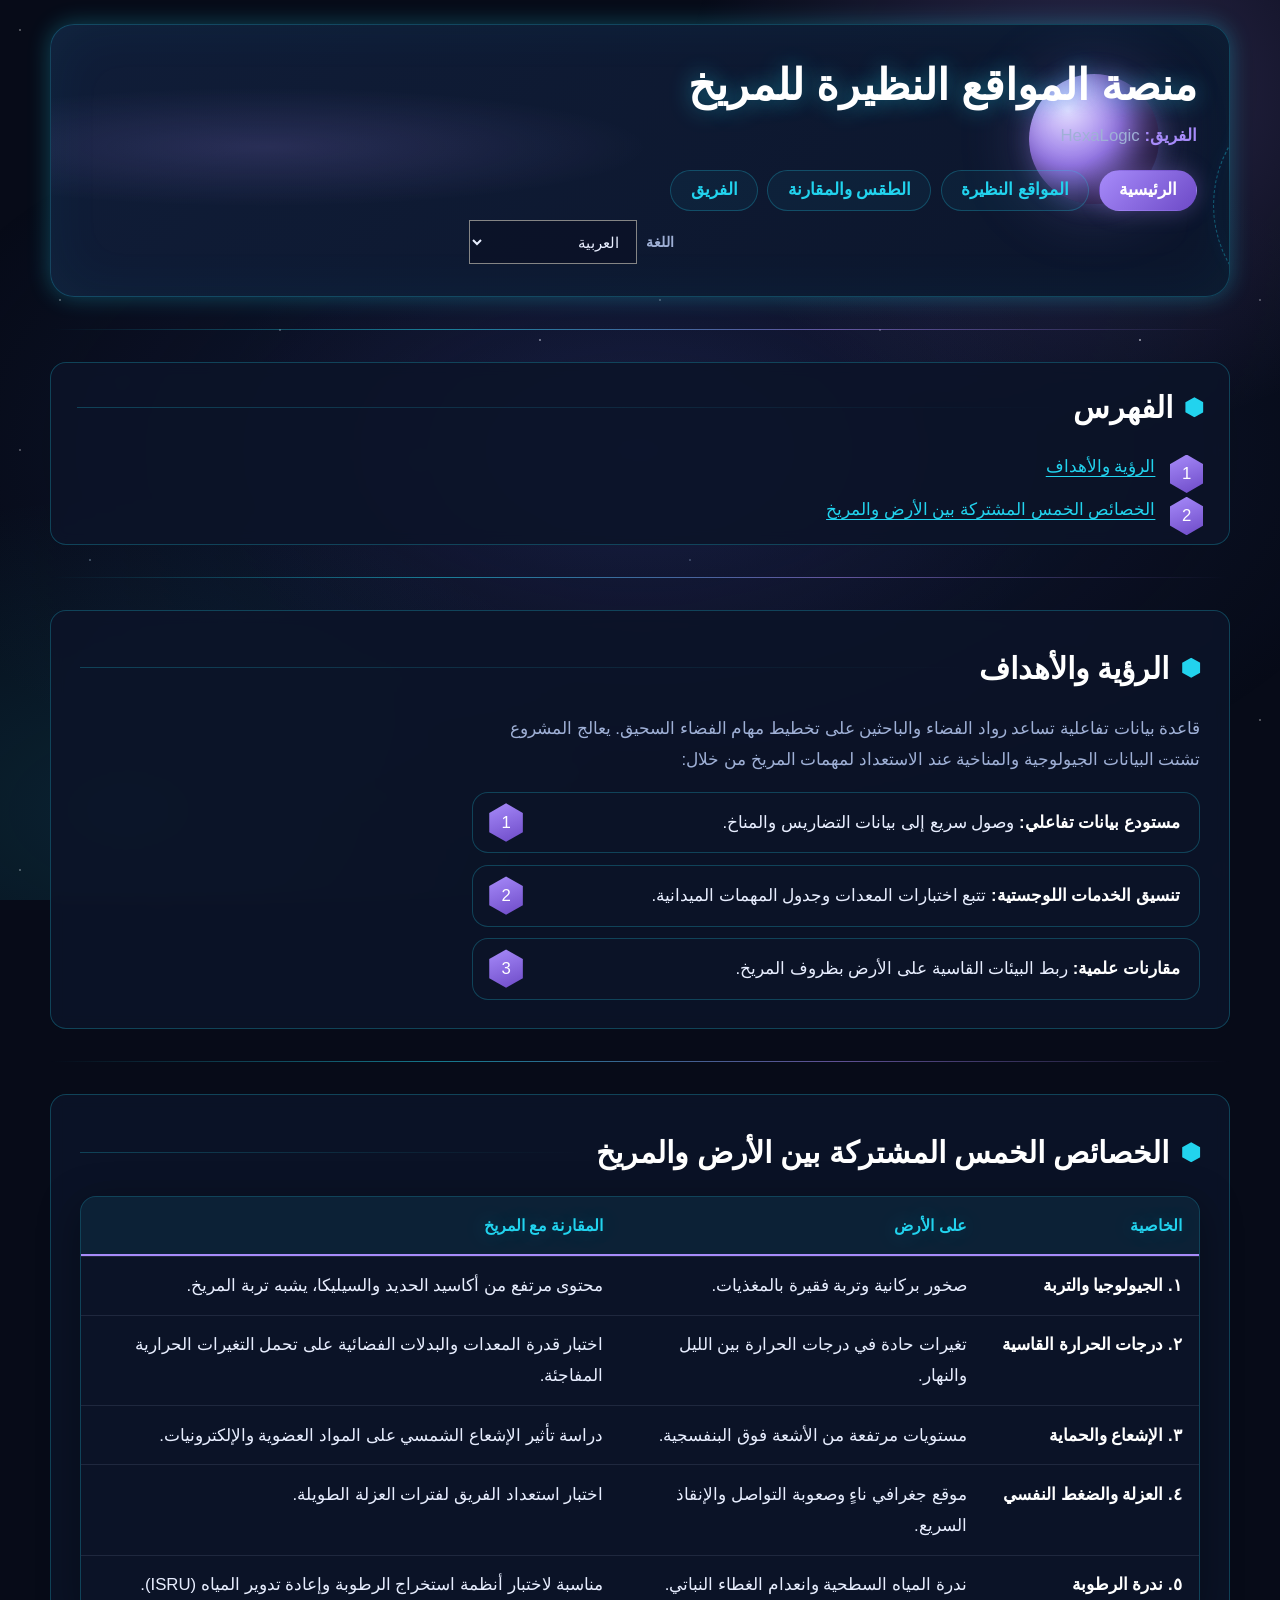
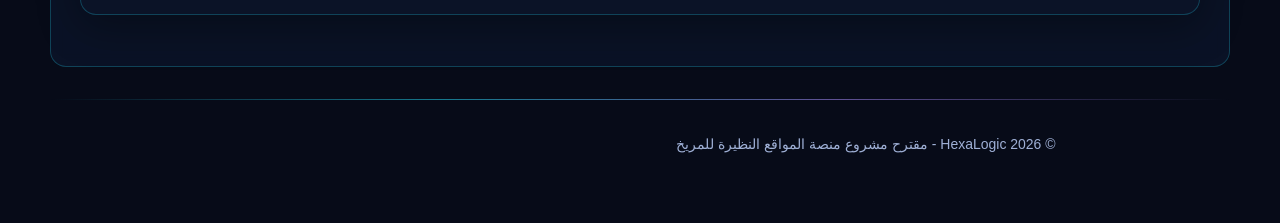
<file: HexaLogic/index.html>
<!DOCTYPE html>
<html lang="en" dir="ltr">
<head>
<meta charset="UTF-8">
<meta name="viewport" content="width=device-width, initial-scale=1">
<title>Home - Mars Analog Sites - HexaLogic</title>
<link rel="stylesheet" href="style.css">
<script src="background.js" defer></script>
<script src="app.js" defer></script>
<script src="localization.js" defer></script>
</head>
<body>

<header id="top">
  <h1>Mars Analog Sites Interface</h1>
  <p><strong>Team:</strong> HexaLogic </p>
  <nav id="main-nav">
    <ul>
      <li><strong>Home</strong></li>
      <li><a href="sites.html">Analog Sites</a></li>
      <li><a href="weather.html">Weather & Comparison</a></li>
      <li><a href="team.html">Team</a></li>
    </ul>
  </nav>
</header>

<hr>

<nav id="page-index">
  <h2>Index</h2>
  <ol>
    <li><a href="#about">Vision and Goals</a></li>
    <li><a href="#characteristics">The Five Shared Characteristics of Earth and Mars</a></li>
  </ol>
</nav>

<hr>

<section id="about">
  <h2>Vision and Goals</h2>
  <p>An interactive database to help astronauts and researchers plan deep-space missions. The project addresses the problem of scattered geological and climate data when preparing for Mars missions, by:</p>
  <ol>
    <li><strong>Interactive data repository:</strong> Fast access to terrain and climate data.</li>
    <li><strong>Logistics coordination:</strong> Tracking equipment tests and the field mission schedule.</li>
    <li><strong>Scientific comparisons:</strong> Linking harsh Earth environments to Martian conditions.</li>
  </ol>
</section>

<hr>

<section id="characteristics">
  <h2>The Five Shared Characteristics of Earth and Mars</h2>
  <table id="characteristics-table" border="1" cellpadding="8" cellspacing="0">
    <thead>
      <tr><th>Characteristic</th><th>On Earth</th><th>Comparison with Mars</th></tr>
    </thead>
    <tbody>
      <tr><td><strong>1. Geology &amp; Soil</strong></td><td>Volcanic rocks and nutrient-poor soil.</td><td>High iron-oxide and silica content, similar to Martian regolith.</td></tr>
      <tr><td><strong>2. Extreme Temperatures</strong></td><td>Sharp temperature swings between day and night.</td><td>Tests endurance of equipment and space suits under sudden thermal changes.</td></tr>
      <tr><td><strong>3. Radiation &amp; Shielding</strong></td><td>High levels of ultraviolet (UV) radiation.</td><td>Studies the effect of solar radiation on organic materials and electronics.</td></tr>
      <tr><td><strong>4. Isolation &amp; Psychological Stress</strong></td><td>Geographic remoteness and difficult communication and rapid rescue.</td><td>Tests team readiness for long periods of isolation.</td></tr>
      <tr><td><strong>5. Scarce Moisture</strong></td><td>Scarce surface water and no vegetation.</td><td>Suitable for testing moisture-extraction and water-recycling systems (ISRU).</td></tr>
    </tbody>
  </table>
</section>

<hr>

<p><small>&copy; 2026 HexaLogic - Mars Analog Sites Interface project proposal</small></p>

</body>
</html>
</file>
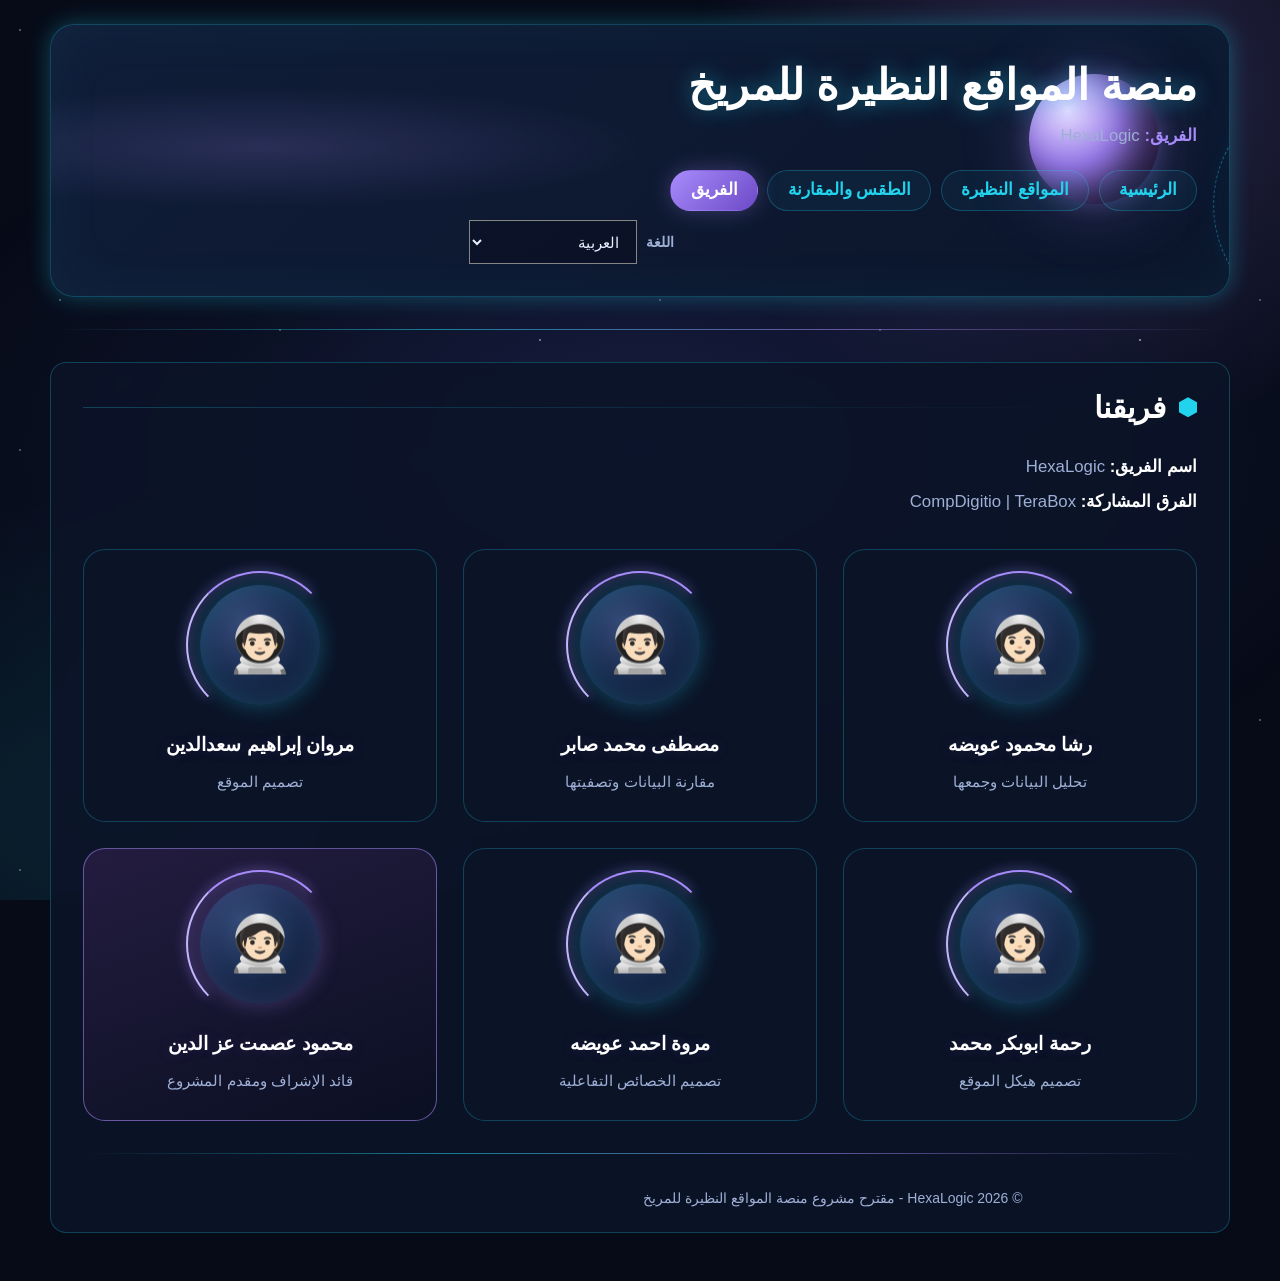
<file: HexaLogic/team.html>
<!DOCTYPE html>
<html lang="en" dir="ltr">
<head>
<meta charset="UTF-8">
<meta name="viewport" content="width=device-width, initial-scale=1">
<title>Team - Mars Analog Sites - HexaLogic</title>
<link rel="stylesheet" href="style.css">
<script src="background.js" defer></script>
<script src="app.js" defer></script>
<script src="localization.js" defer></script>
</head>
<body>

<header id="top">
  <h1>Mars Analog Sites Interface</h1>
  <p><strong>Team:</strong> HexaLogic </p>
  <nav id="main-nav">
    <ul>
      <li><a href="index.html">Home</a></li>
      <li><a href="sites.html">Analog Sites</a></li>
      <li><a href="weather.html">Weather & Comparison</a></li>
      <li><strong>Team</strong></li>
    </ul>
  </nav>
</header>

<hr>

<footer id="credits">
  <h2><bdi>Our Team</bdi></h2>
  <p><strong><bdi>Team Name:</bdi></strong> HexaLogic</p>
  <p><strong><bdi>Participating Teams:</bdi></strong> CompDigitio | TeraBox</p>

  <div id="team-list">
    <div class="member" id="member-1">
      <div class="member-photo" aria-hidden="true">👩🏻‍🚀</div>
      <h3 class="member-name" dir="rtl">رشا محمود عويضه</h3>
      <p class="member-role"><bdi>Data Analysis &amp; Collection</bdi></p>
    </div>
    <div class="member" id="member-2">
      <div class="member-photo" aria-hidden="true">👨🏻‍🚀</div>
      <h3 class="member-name" dir="rtl">مصطفى محمد صابر</h3>
      <p class="member-role"><bdi>Data Comparison &amp; Filtering</bdi></p>
    </div>
    <div class="member" id="member-3">
      <div class="member-photo" aria-hidden="true">👨🏻‍🚀</div>
      <h3 class="member-name" dir="rtl">مروان إبراهيم سعدالدين</h3>
      <p class="member-role"><bdi>Website Design</bdi></p>
    </div>
    <div class="member" id="member-4">
      <div class="member-photo" aria-hidden="true">👩🏻‍🚀</div>
      <h3 class="member-name" dir="rtl">رحمة ابوبكر محمد</h3>
      <p class="member-role"><bdi>Website Structure Design</bdi></p>
    </div>
    <div class="member" id="member-5">
      <div class="member-photo" aria-hidden="true">👩🏻‍🚀</div>
      <h3 class="member-name" dir="rtl">مروة احمد عويضه</h3>
      <p class="member-role"><bdi>Interactive Features Design</bdi></p>
    </div>
    <div class="member leader" id="member-6">
      <div class="member-photo" aria-hidden="true">🧑🏻‍🚀</div>
      <h3 class="member-name" dir="rtl">محمود عصمت عز الدين</h3>
      <p class="member-role"><bdi>Supervising Leader &amp; Project Presenter</bdi></p>
    </div>
  </div>

  <hr>
  <p><small>&copy; 2026 HexaLogic - Mars Analog Sites Interface project proposal</small></p>
</footer>

</body>
</html>
</file>
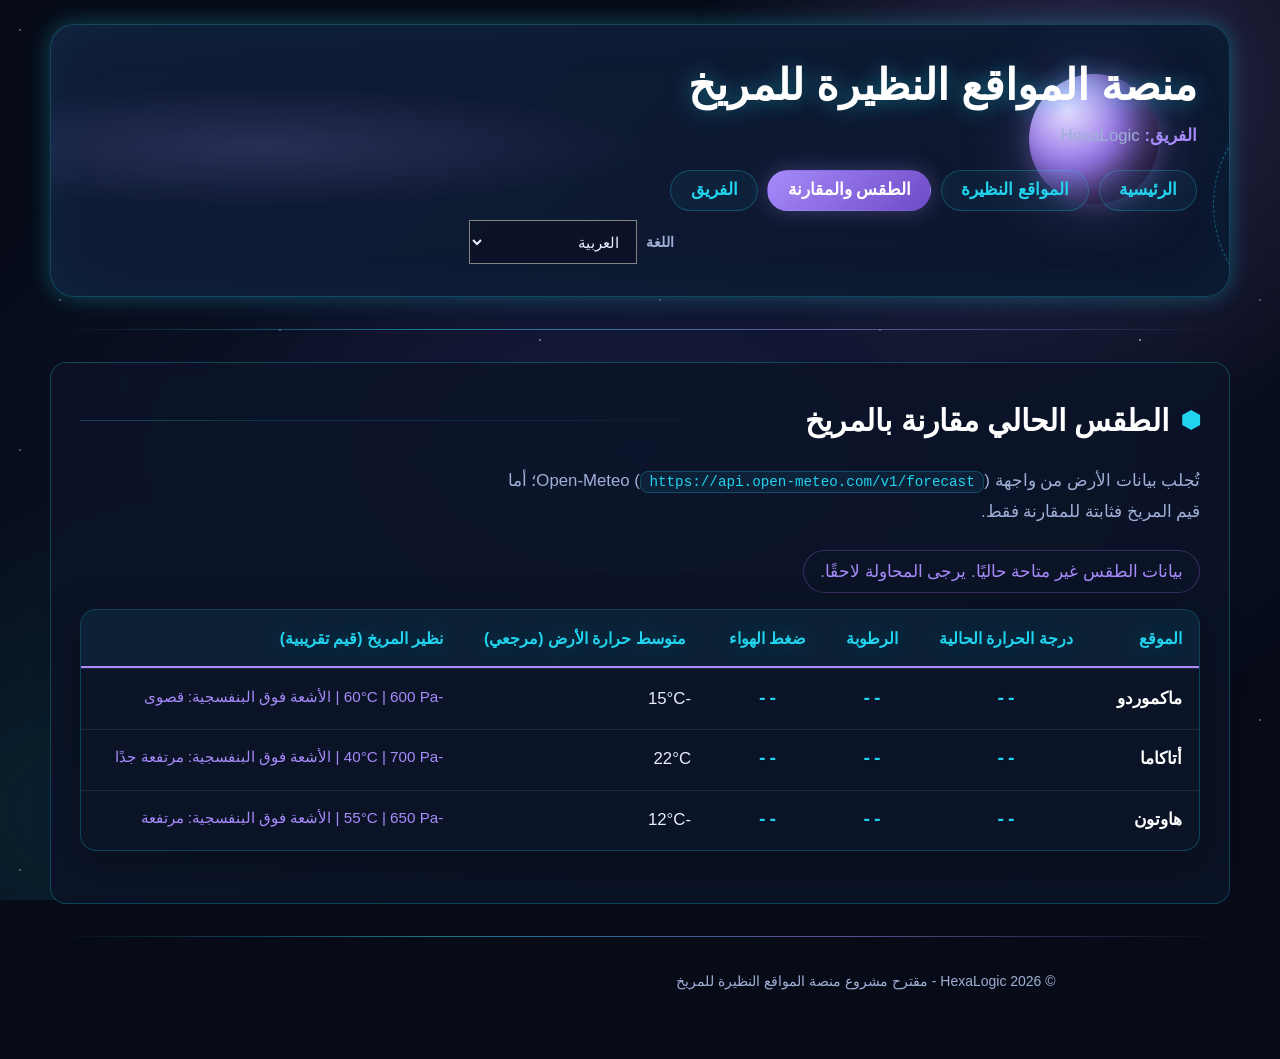
<file: HexaLogic/weather.html>
<!DOCTYPE html>
<html lang="en" dir="ltr">
<head>
<meta charset="UTF-8">
<meta name="viewport" content="width=device-width, initial-scale=1">
<title>Weather & Comparison - Mars Analog Sites - HexaLogic</title>
<link rel="stylesheet" href="style.css">
<script src="background.js" defer></script>
<script src="app.js" defer></script>
<script src="localization.js" defer></script>
</head>
<body>

<header id="top">
  <h1>Mars Analog Sites Interface</h1>
  <p><strong>Team:</strong> HexaLogic </p>
  <nav id="main-nav">
    <ul>
      <li><a href="index.html">Home</a></li>
      <li><a href="sites.html">Analog Sites</a></li>
      <li><strong>Weather & Comparison</strong></li>
      <li><a href="team.html">Team</a></li>
    </ul>
  </nav>
</header>

<hr>

<section id="telemetry">
  <h2>Current Weather vs. Mars</h2>
  <p>Earth values are fetched from the Open-Meteo API (<code>https://api.open-meteo.com/v1/forecast</code>); Mars values are fixed, for comparison only.</p>
  <p id="weather-status" class="loading" role="status" aria-live="polite">Waiting for weather data…</p>
  <table id="weather-table" border="1" cellpadding="8" cellspacing="0">
    <thead>
      <tr><th>Location</th><th>Current Temperature</th><th>Humidity</th><th>Air Pressure</th><th>Avg. Earth Temperature (reference)</th><th>Mars Analog (approx. values)</th></tr>
    </thead>
    <tbody>
      <tr id="weather-mcmurdo" data-lat="-77.85" data-lon="166.66">
        <td><strong>McMurdo</strong></td>
        <td id="mcmurdo-temp">--</td>
        <td id="mcmurdo-humidity">--</td>
        <td id="mcmurdo-pressure">--</td>
        <td>-15&deg;C</td>
        <td>-60&deg;C | 600 Pa | UV: Extreme</td>
      </tr>
      <tr id="weather-atacama" data-lat="-23.86" data-lon="-69.13">
        <td><strong>Atacama</strong></td>
        <td id="atacama-temp">--</td>
        <td id="atacama-humidity">--</td>
        <td id="atacama-pressure">--</td>
        <td>22&deg;C</td>
        <td>-40&deg;C | 700 Pa | UV: Very High</td>
      </tr>
      <tr id="weather-haughton" data-lat="75.37" data-lon="-89.68">
        <td><strong>Haughton</strong></td>
        <td id="haughton-temp">--</td>
        <td id="haughton-humidity">--</td>
        <td id="haughton-pressure">--</td>
        <td>-12&deg;C</td>
        <td>-55&deg;C | 650 Pa | UV: High</td>
      </tr>
    </tbody>
  </table>
</section>

<hr>

<p><small>&copy; 2026 HexaLogic - Mars Analog Sites Interface project proposal</small></p>

</body>
</html>
</file>
<file: HexaLogic/style.css>
:root {
  color-scheme: dark;
  --space: #070b18;
  --panel: rgb(12 20 40 / 88%);
  --panel-solid: #0c1428;
  --line: rgb(34 211 238 / 25%);
  --cyan: #22d3ee;
  --mars: #a78bfa;
  --mars-deep: #6d4ac7;
  --ink: #e8eeff;
  --muted: #9fb0d6;
  --glow-c: 0 0 22px rgb(34 211 238 / 30%);
  --glow-m: 0 0 22px rgb(167 139 250 / 30%);
  --radius: 16px;
}

*,
*::before,
*::after {
  box-sizing: border-box;
}

html {
  min-height: 100%;
  background: var(--space);
  scroll-behavior: smooth;
  scroll-padding-top: 1rem;
}

body {
  position: relative;
  isolation: isolate;
  width: min(1180px, calc(100% - 3rem));
  min-width: 0;
  margin: 0 auto;
  padding: 1.5rem 0 3rem;
  color: var(--ink);
  background: transparent;
  font: 1.05rem/1.85 "Segoe UI", Tahoma, Arial, sans-serif;
}

body::before,
body::after {
  position: fixed;
  inset: 0;
  content: "";
  pointer-events: none;
}

body::before {
  z-index: -2;
  background-image:
    radial-gradient(1px 1px at 20px 30px, #fff, transparent),
    radial-gradient(1px 1px at 90px 140px, #cfe8ff, transparent),
    radial-gradient(1.5px 1.5px at 160px 60px, #fff, transparent),
    radial-gradient(1px 1px at 230px 210px, #e1d7ff, transparent),
    radial-gradient(1px 1px at 310px 100px, #fff, transparent),
    radial-gradient(1.5px 1.5px at 360px 270px, #bfefff, transparent),
    radial-gradient(1px 1px at 60px 300px, #fff, transparent),
    radial-gradient(1px 1px at 280px 330px, #fff, transparent),
    radial-gradient(2px 2px at 420px 40px, var(--cyan), transparent),
    radial-gradient(2px 2px at 120px 380px, var(--mars), transparent),
    radial-gradient(1px 1px at 480px 220px, #fff, transparent),
    radial-gradient(1.5px 1.5px at 540px 340px, #fff, transparent);
  background-size: 600px 420px;
  animation: star-drift 120s linear infinite;
}

body::after {
  z-index: -1;
  background:
    radial-gradient(
      ellipse 35rem 30rem at var(--pointer-x, 85%) var(--pointer-y, 10%),
      rgb(167 139 250 / 22%),
      transparent 72%
    ),
    radial-gradient(ellipse 55% 50% at 10% 90%, rgb(34 211 238 / 12%), transparent 70%),
    radial-gradient(ellipse 80% 60% at 50% 50%, rgb(31 48 104 / 38%), transparent 75%),
    radial-gradient(ellipse 45% 45% at 50% 50%, rgb(120 87 195 / 10%), transparent 75%);
  animation: nebula-pulse 12s ease-in-out infinite alternate;
  transition: opacity 300ms ease;
}

@keyframes star-drift {
  to { background-position: -600px 420px; }
}

@keyframes nebula-pulse {
  from { opacity: 0.58; transform: scale(1); }
  to { opacity: 1; transform: scale(1.06); }
}

@keyframes aurora-shift {
  0% { background-position: 0% 50%; }
  50% { background-position: 100% 50%; }
  100% { background-position: 0% 50%; }
}

@keyframes orbit-spin {
  to { transform: rotate(360deg); }
}

@keyframes planet-float {
  50% { transform: translateY(-8px); }
}

@keyframes meteor-pass {
  0%, 62% { opacity: 0; transform: translate(0, 0) rotate(14deg); }
  66% { opacity: 1; }
  80%, 100% { opacity: 0; transform: translate(1100px, 270px) rotate(14deg); }
}

header#top {
  position: relative;
  overflow: hidden;
  padding: clamp(1.25rem, 3vw, 2rem);
  border: 1px solid var(--line);
  border-radius: 24px;
  background:
    radial-gradient(ellipse at 18% 45%, rgb(167 139 250 / 17%), transparent 24rem),
    linear-gradient(135deg, #101d38, #0b1429 58%, #15132f);
  background-size: auto, 200% 200%;
  animation: aurora-shift 18s ease-in-out infinite;
  box-shadow: var(--glow-c), inset 0 0 60px rgb(34 211 238 / 5%);
}

header#top h1 {
  position: relative;
  z-index: 1;
  max-width: 76%;
  margin: 0 0 0.4rem;
  color: #fff;
  font-size: clamp(1.7rem, 3.4vw, 2.7rem);
  font-weight: 900;
  line-height: 1.3;
  text-shadow: 0 0 22px rgb(34 211 238 / 45%);
}

header#top h1::before {
  position: absolute;
  right: -16rem;
  top: 50%;
  width: 240px;
  height: 240px;
  border: 1px dashed rgb(34 211 238 / 35%);
  border-top: 2px solid var(--cyan);
  border-radius: 50%;
  filter: drop-shadow(0 0 6px var(--cyan));
  animation: orbit-spin 14s linear infinite;
  content: "";
  pointer-events: none;
}

header#top::before {
  position: absolute;
  left: -160px;
  top: 18%;
  width: 150px;
  height: 2px;
  background: linear-gradient(90deg, transparent, #fff);
  box-shadow: 0 0 10px #fff;
  opacity: 0;
  transform: rotate(14deg);
  animation: meteor-pass 11s linear infinite;
  content: "";
  pointer-events: none;
}

header#top::after {
  position: absolute;
  right: 70px;
  top: 42%;
  width: 130px;
  height: 130px;
  margin-top: -65px;
  border-radius: 50%;
  background: radial-gradient(circle at 30% 28%, #e4dcff, #9678e8 42%, #4f3d87 78%, #201a40);
  box-shadow: var(--glow-m), 0 0 70px rgb(167 139 250 / 28%), inset -22px -14px 34px rgb(0 0 0 / 55%);
  animation: planet-float 7s ease-in-out infinite;
  content: "";
  pointer-events: none;
}

header#top > p {
  position: relative;
  z-index: 1;
  margin: 0 0 1.2rem;
  color: var(--muted);
}

header#top > p strong {
  color: var(--mars);
  font-weight: 700;
}

nav#main-nav {
  position: relative;
  z-index: 2;
}

#main-nav ul {
  display: flex;
  flex-wrap: wrap;
  align-items: center;
  gap: 0.6rem;
  margin: 0;
  padding: 0;
  list-style: none;
}

#main-nav li {
  min-width: 0;
}

#main-nav li a,
#main-nav li strong {
  display: inline-block;
  padding: 0.45rem 1.2rem;
  border: 1px solid transparent;
  border-radius: 999px;
  font-weight: 700;
  line-height: 1.45;
  text-decoration: none;
  overflow-wrap: anywhere;
  transition: transform 0.25s, box-shadow 0.25s, background 0.25s, color 0.25s;
}

#main-nav li a {
  color: var(--cyan);
  border-color: var(--line);
  background: rgb(34 211 238 / 5%);
}

#main-nav li a:hover,
#main-nav li a:focus-visible {
  color: #07151b;
  background: var(--cyan);
  box-shadow: var(--glow-c);
  transform: translateY(-3px);
}

#main-nav li strong {
  color: #fff;
  background: linear-gradient(135deg, var(--mars), var(--mars-deep));
  box-shadow: var(--glow-m);
}

section,
nav#page-index,
nav#sites-index,
footer#credits {
  border: 1px solid var(--line);
  border-radius: var(--radius);
  background: var(--panel);
  backdrop-filter: blur(7px);
}

section {
  margin: 1.5rem 0;
  padding: clamp(1.2rem, 3vw, 1.8rem);
}

h2 {
  min-width: 0;
  display: flex;
  align-items: center;
  gap: 0.8rem;
  margin: 0 0 1rem;
  color: #fff;
  font-size: clamp(1.4rem, 2.4vw, 1.9rem);
  font-weight: 900;
}

h2::before {
  flex: none;
  width: 18px;
  height: 20px;
  background: var(--cyan);
  clip-path: polygon(50% 0, 100% 25%, 100% 75%, 50% 100%, 0 75%, 0 25%);
  filter: drop-shadow(0 0 6px var(--cyan));
  content: "";
}

h2::after {
  flex: 1;
  height: 1px;
  background: linear-gradient(90deg, var(--line), transparent);
  content: "";
}

h3 {
  margin: 1.6rem 0 0.6rem;
  color: var(--mars);
  font-size: 1.35rem;
  font-weight: 700;
  overflow-wrap: anywhere;
  text-shadow: 0 0 14px rgb(118 84 166 / 24%);
}

h4 {
  margin: 1.2rem 0 0.4rem;
  color: var(--cyan);
  font-size: 1.1rem;
  font-weight: 700;
}

p,
ol,
ul {
  max-width: 78ch;
}

section > p {
  max-width: 75ch;
  color: var(--muted);
}

a {
  color: var(--cyan);
  text-underline-offset: 4px;
  transition: color 0.2s, text-shadow 0.2s;
}

a:hover {
  color: #fff;
  text-shadow: var(--glow-c);
}

a:focus-visible,
:focus-visible {
  outline: 2px solid var(--mars);
  outline-offset: 3px;
  border-radius: 6px;
}

::selection {
  color: #fff;
  background: var(--mars);
}

strong {
  color: #fff;
}

hr {
  height: 1px;
  margin: 2rem 0;
  border: 0;
  background: linear-gradient(90deg, transparent, var(--cyan), var(--mars), transparent);
  opacity: 0.55;
}

code {
  padding: 0.15em 0.6em;
  border: 1px solid var(--line);
  border-radius: 8px;
  color: var(--cyan);
  background: rgb(34 211 238 / 7%);
  font-size: 0.85em;
  overflow-wrap: anywhere;
}

nav#page-index,
nav#sites-index {
  margin: 1rem 0;
  padding: 1rem 1.6rem 1.2rem;
}

nav#page-index h2,
nav#sites-index h3 {
  margin-top: 0;
}

nav#sites-index p {
  margin: 0.6rem 0 0;
}

#page-index ol,
#sites-index ol,
#about ol {
  display: grid;
  gap: 0.7rem;
  margin: 0;
  padding: 0;
  list-style: none;
  counter-reset: item;
}

#page-index li,
#sites-index li,
#about li {
  position: relative;
  padding-inline-start: 3rem;
  counter-increment: item;
}

#page-index li::before,
#sites-index li::before,
#about li::before {
  position: absolute;
  inset-inline-start: 0;
  top: 0.2rem;
  display: grid;
  width: 2.1rem;
  height: 2.4rem;
  place-items: center;
  color: #fff;
  background: linear-gradient(160deg, var(--mars), var(--mars-deep));
  clip-path: polygon(50% 0, 100% 25%, 100% 75%, 50% 100%, 0 75%, 0 25%);
  content: counter(item);
}

#about li {
  padding: 0.9rem 1.2rem;
  border: 1px solid var(--line);
  border-radius: var(--radius);
  background: var(--panel);
  transition: transform 0.3s, box-shadow 0.3s, border-color 0.3s;
}

#about li::before {
  top: 50%;
  margin-top: -1.2rem;
  inset-inline-start: auto;
  inset-inline-end: 1rem;
}

#about li {
  padding-inline-end: 4rem;
}

#about li:hover {
  border-color: var(--mars);
  box-shadow: var(--glow-m);
  transform: translateX(6px);
}

table {
  width: 100%;
  margin: 1rem 0 1.4rem;
  overflow: hidden;
  border: 1px solid var(--line) !important;
  border-collapse: separate;
  border-spacing: 0;
  border-radius: var(--radius);
  background: var(--panel);
  box-shadow: 0 10px 40px rgb(0 0 0 / 35%);
  backdrop-filter: blur(6px);
}

th,
td {
  padding: 0.85rem 1.1rem !important;
  border: 0 !important;
  text-align: start;
  vertical-align: top;
}

thead th {
  border-bottom: 2px solid var(--mars) !important;
  color: var(--cyan);
  background: rgb(34 211 238 / 7%);
  font-size: 0.98rem;
  font-weight: 700;
  text-shadow: var(--glow-c);
}

tbody td {
  border-top: 1px solid rgb(159 176 214 / 13%) !important;
  color: var(--ink);
}

tbody tr {
  transition: background 0.25s;
}

tbody tr:hover {
  background: rgb(167 139 250 / 6%);
}

tbody td:first-child {
  white-space: nowrap;
}

#sites-compare-table td:nth-child(n+4) {
  color: var(--cyan);
  direction: ltr;
  text-align: center;
  font-family: Consolas, "Courier New", monospace;
}

#sites-compare-table th:nth-child(n+4) {
  text-align: center;
}

article.site {
  position: relative;
  display: grid;
  grid-template-columns: repeat(2, minmax(0, 1fr));
  column-gap: clamp(0.75rem, 2vw, 1.2rem);
  margin: 2.4rem 0;
  padding: 1.6rem 1.8rem 1.2rem;
  border: 1px solid var(--line);
  border-radius: 22px;
  background: linear-gradient(160deg, rgb(14 24 50 / 92%), rgb(8 12 26 / 94%));
  box-shadow: 0 16px 50px rgb(0 0 0 / 40%);
  scroll-margin-top: 1rem;
}

article.site::before {
  position: absolute;
  inset-inline: 8%;
  top: 0;
  height: 3px;
  background: linear-gradient(90deg, transparent, var(--mars), var(--cyan), transparent);
  box-shadow: 0 0 18px var(--mars);
  content: "";
}

article.site > * {
  grid-column: 1 / -1;
  min-width: 0;
}

article.site > figure {
  grid-column: auto;
}

article.site h3 {
  margin-top: 0;
  font-size: 1.6rem;
}

article.site > p {
  max-width: none;
  margin: 0.25rem 0;
  color: var(--ink);
}

article.site > p:nth-of-type(4) {
  margin: 0.8rem 0;
  padding: 0.8rem 1.1rem;
  border-inline-start: 3px solid var(--mars);
  border-radius: 10px;
  background: rgb(167 139 250 / 8%);
}

figure {
  min-width: 0;
  margin: 0.4rem 0 1rem;
  overflow: hidden;
  border: 1px solid var(--line);
  border-radius: 14px;
  background: var(--panel-solid);
}

figure img {
  display: block;
  width: 100%;
  height: 250px;
  border-radius: 14px;
  object-fit: cover;
  filter: saturate(1.15) contrast(1.05) sepia(0.12);
  transition: transform 0.5s, box-shadow 0.4s, filter 0.4s;
}

figure:hover img {
  filter: saturate(1.3) contrast(1.1);
  box-shadow: var(--glow-m);
  transform: scale(1.06);
}

figcaption {
  margin-top: 0.5rem;
  padding: 0.5rem 0.8rem;
  color: var(--muted);
  font-size: 0.9rem;
}

article.site > p:last-child {
  margin-top: 0.4rem;
  text-align: end;
}

article.site > p:last-child a {
  display: inline-block;
  padding: 0.25rem 1rem;
  border: 1px solid var(--line);
  border-radius: 999px;
  font-size: 0.9rem;
  text-decoration: none;
}

article.site > p:last-child a:hover {
  color: #07151b;
  background: var(--cyan);
}

#weather-table td[id$="-temp"],
#weather-table td[id$="-humidity"],
#weather-table td[id$="-pressure"] {
  color: var(--cyan);
  direction: ltr;
  font-family: Consolas, "Courier New", monospace;
  font-size: 1.1rem;
  font-weight: 700;
  text-align: center;
  white-space: nowrap;
  text-shadow: var(--glow-c);
}

#weather-table td:last-child {
  color: var(--mars);
  font-size: 0.95rem;
}

#weather-table th {
  text-align: center;
}

#weather-table th:first-child,
#weather-table th:last-child {
  text-align: start;
}

#weather-status {
  display: inline-block;
  max-width: 100%;
  margin: 0.4rem 0 0;
  padding: 0.3rem 1rem;
  border: 1px solid var(--line);
  border-radius: 999px;
  color: var(--muted);
  background: var(--panel);
}

#weather-status.success {
  color: #5ff0a8;
  border-color: rgb(95 240 168 / 40%);
}

#weather-status.error {
  color: var(--mars);
  border-color: rgb(118 84 166 / 42%);
}

#weather-status.loading {
  color: var(--cyan);
}

footer#credits {
  padding: 1rem clamp(1rem, 3vw, 2rem);
}

footer#credits > p {
  margin: 0.2rem 0;
  color: var(--muted);
}

#team-list {
  display: grid;
  grid-template-columns: repeat(3, minmax(0, 1fr));
  gap: clamp(0.8rem, 2vw, 1.6rem);
  margin-top: 2rem;
}

.member {
  position: relative;
  padding: 2.2rem 1rem 1.6rem;
  border: 1px solid var(--line);
  border-radius: 22px;
  background: var(--panel);
  text-align: center;
  transition: transform 0.35s, box-shadow 0.35s, border-color 0.35s;
}

.member:hover {
  border-color: var(--mars);
  box-shadow: var(--glow-m);
  transform: translateY(-8px);
}

.member.leader {
  border-color: rgb(167 139 250 / 55%);
  background: linear-gradient(160deg, rgb(37 29 65 / 96%), rgb(11 16 35 / 96%));
}

.member.leader .member-photo {
  box-shadow: var(--glow-m), inset 0 0 24px rgb(167 139 250 / 18%);
}

.member-photo {
  position: relative;
  display: grid;
  width: 120px;
  height: 120px;
  margin: 0 auto 1.4rem;
  place-items: center;
  border-radius: 50%;
  font-size: 3.4rem;
  line-height: 1;
  background: radial-gradient(circle at 35% 30%, #344a78, #17294b 54%, #10172f);
  box-shadow: var(--glow-c), inset 0 0 24px rgb(34 211 238 / 18%);
}

.member-photo::after {
  position: absolute;
  inset: -14px;
  border: 2px solid transparent;
  border-top-color: var(--mars);
  border-inline-end-color: #c4b5fd;
  border-radius: 50%;
  filter: drop-shadow(0 0 6px var(--mars));
  animation: orbit-spin 6s linear infinite;
  content: "";
  pointer-events: none;
}

.member:nth-child(even) .member-photo::after {
  animation-direction: reverse;
  animation-duration: 8s;
}

.member-name {
  margin: 0 0 0.3rem;
  color: #fff;
  font-size: 1.2rem;
  overflow-wrap: anywhere;
}

.member-role {
  max-width: none;
  margin: 0;
  color: var(--muted);
  font-size: 0.95rem;
}

small {
  display: block;
  color: var(--muted);
  text-align: center;
}

@media (max-width: 1024px) {
  body {
    width: calc(100% - 2rem);
    padding: 0.8rem 0 2rem;
    font-size: 1rem;
  }

  header#top {
    padding: 1.4rem clamp(1rem, 3vw, 1.6rem) 1.1rem;
  }

  header#top::after,
  header#top h1::before {
    display: none;
  }

  table {
    display: block;
    width: 100%;
    max-width: 100%;
    overflow-x: auto;
    overscroll-behavior-inline: contain;
    -webkit-overflow-scrolling: touch;
  }

  figure img {
    height: 200px;
  }

  #team-list {
    grid-template-columns: repeat(2, minmax(0, 1fr));
  }
}

@media (max-width: 700px) {
  body {
    width: calc(100% - 1.25rem);
    padding-top: 0.6rem;
    font-size: 0.98rem;
  }

  header#top {
    border-radius: 18px;
  }

  header#top h1 {
    max-width: 100%;
    font-size: clamp(1.4rem, 6vw, 2rem);
    overflow-wrap: anywhere;
  }

  header#top > p {
    margin-bottom: 0.9rem;
  }

  #main-nav ul {
    gap: 0.45rem;
  }

  #main-nav li a,
  #main-nav li strong {
    padding: 0.55rem 0.85rem;
    font-size: 0.92rem;
  }

  nav#main-nav .language-switch {
    width: 100%;
    margin-inline-start: 0;
  }

  .language-control {
    width: 100%;
    justify-content: flex-start;
  }

  .language-select {
    flex: 0 1 12rem;
    min-width: 0;
  }

  section,
  nav#page-index,
  nav#sites-index,
  footer#credits {
    padding: 1rem;
  }

  article.site {
    grid-template-columns: minmax(0, 1fr);
    margin: 1.4rem 0;
    padding: 1.15rem 0.9rem;
  }

  article.site > figure {
    grid-column: 1 / -1;
  }

  article.site h3 {
    font-size: 1.35rem;
  }

  table {
    border-radius: 12px;
  }

  th,
  td {
    padding: 0.7rem 0.8rem !important;
  }

  tbody td:first-child {
    white-space: normal;
  }

  #sites-compare-table td:nth-child(n+4) {
    white-space: nowrap;
  }
}

@media (max-width: 520px) {
  #team-list {
    grid-template-columns: minmax(0, 1fr);
  }
}

@media (hover: none) {
  .member:hover,
  #about li:hover {
    transform: none;
  }

  figure:hover img {
    filter: saturate(1.15) contrast(1.05) sepia(0.12);
    transform: none;
  }
}

@media (max-width: 420px) {
  body {
    width: calc(100% - 1rem);
    font-size: 0.94rem;
  }

  #main-nav ul {
    gap: 0.35rem;
  }

  #main-nav li a,
  #main-nav li strong {
    padding: 0.5rem 0.68rem;
    font-size: 0.86rem;
  }

  .language-control {
    flex-wrap: wrap;
  }

  .language-select {
    flex: 1 1 100%;
    width: 100%;
  }

  h2 {
    gap: 0.55rem;
    font-size: 1.25rem;
  }

  h2::before {
    width: 14px;
    height: 16px;
  }

  figure img {
    height: 180px;
  }

  #weather-status {
    border-radius: 12px;
  }
}

@media (min-width: 701px) and (max-width: 1024px) {
  article.site {
    grid-template-columns: repeat(2, minmax(0, 1fr));
    padding: 1.3rem;
  }
}

.language-control {
  display: inline-flex;
  align-items: center;
  gap: 0.55rem;
  min-height: 44px;
  color: var(--muted);
  font-size: 0.9rem;
  font-weight: 700;
}

.language-label {
  white-space: nowrap;
}

.language-select {
  width: 10.5rem;
  min-height: 44px;
  padding: 0.45rem 2rem 0.45rem 0.8rem;
  color: var(--ink);
  background-color: rgb(11 19 40 / 94%);
  font-size: 0.95rem;
  line-height: 1.4;
  cursor: pointer;
}

@media (max-width: 420px) {
  .language-select {
    flex: 1 1 100%;
    width: 100%;
  }
}

.language-select option {
  color: var(--ink);
  background: var(--panel-solid);
}

html[dir="rtl"] .language-select {
  direction: rtl;
  padding: 0.45rem 0.8rem 0.45rem 2rem;
}

html[lang="zh-CN"] body,
html[lang="ja"] body {
  font-family: "Yu Gothic", "Meiryo", "Noto Sans CJK SC", sans-serif;
}

html[lang="hi"] body {
  font-family: "Nirmala UI", "Noto Sans Devanagari", sans-serif;
}

nav#main-nav .language-switch {
  display: flex;
  align-items: center;
  margin-inline-start: auto;
}

.language-select:hover,
.language-select:focus-visible {
  border-color: var(--cyan);
  box-shadow: var(--glow-c);
}

html[dir="rtl"] body {
  font-family: Tahoma, "Segoe UI", Arial, sans-serif;
}

html[dir="rtl"] #main-nav ul {
  direction: rtl;
}

html[dir="rtl"] #about li:hover {
  transform: translateX(-6px);
}

@media (prefers-reduced-motion: reduce) {
  *,
  *::before,
  *::after {
    animation: none !important;
    transition: none !important;
    scroll-behavior: auto !important;
  }

  header#top {
    animation: none;
  }
}
</file>
